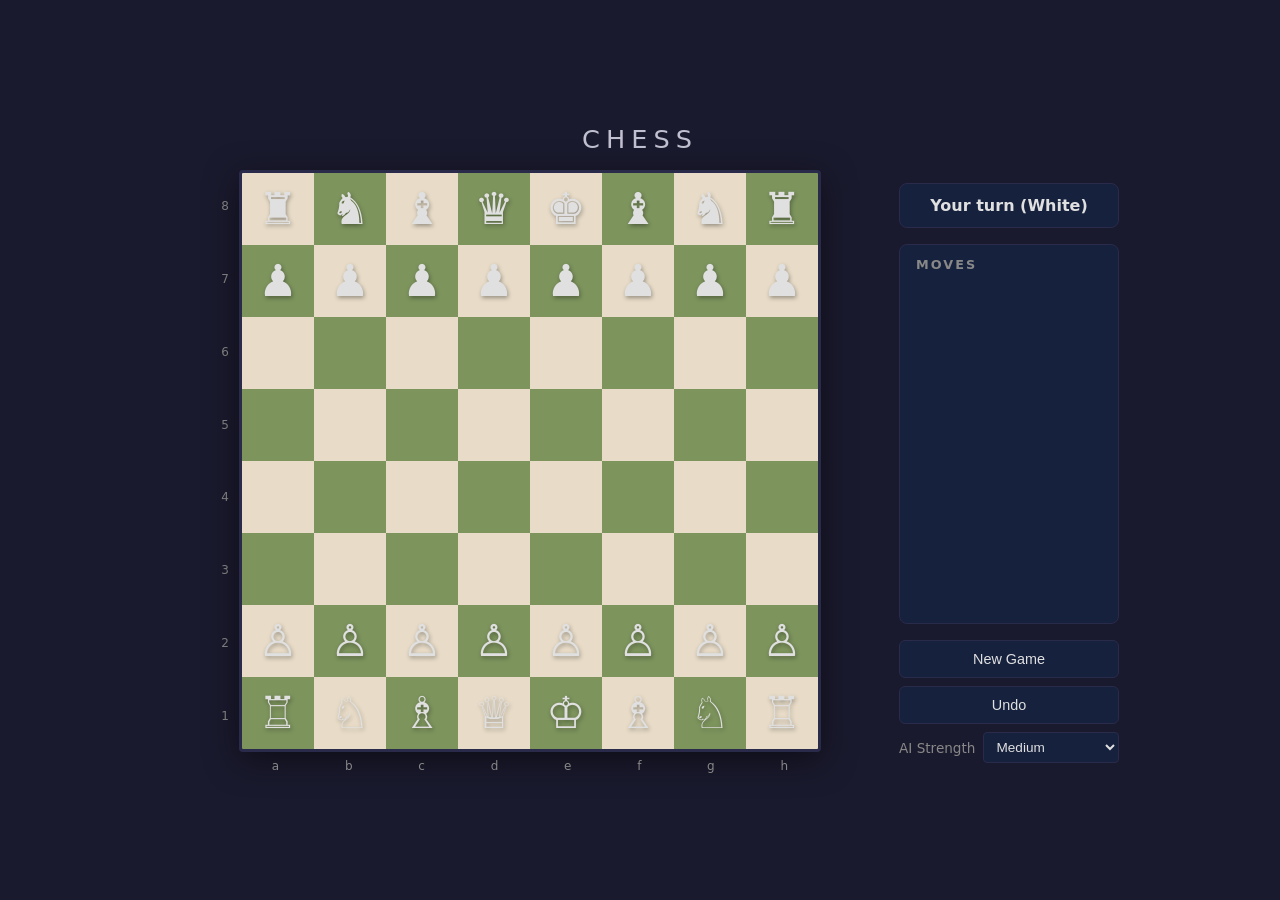
<file: index.html>
<!DOCTYPE html>
<html lang="en">
<head>
  <meta charset="UTF-8">
  <meta name="viewport" content="width=device-width, initial-scale=1.0">
  <title>Chess</title>
  <link rel="stylesheet" href="style.css">
</head>
<body>
  <div id="app">
    <header>
      <h1>Chess</h1>
    </header>
    <div id="game-container">
      <div id="captures-black" class="captures"></div>
      <div id="board-wrapper">
        <div id="rank-labels"></div>
        <div id="board"></div>
        <div id="file-labels"></div>
      </div>
      <div id="captures-white" class="captures"></div>
      <div id="sidebar">
        <div id="status">Your turn (White)</div>
        <div id="move-history">
          <h3>Moves</h3>
          <div id="moves-list"></div>
        </div>
        <div id="controls">
          <button id="new-game-btn">New Game</button>
          <button id="undo-btn">Undo</button>
          <div id="difficulty">
            <label for="depth-select">AI Strength</label>
            <select id="depth-select">
              <option value="2">Easy</option>
              <option value="3" selected>Medium</option>
              <option value="4">Hard</option>
            </select>
          </div>
        </div>
      </div>
    </div>
    <div id="promotion-modal" class="hidden">
      <div id="promotion-choices"></div>
    </div>
  </div>
  <script src="engine.js"></script>
  <script src="ai.js"></script>
  <script src="ui.js"></script>
</body>
</html>
</file>
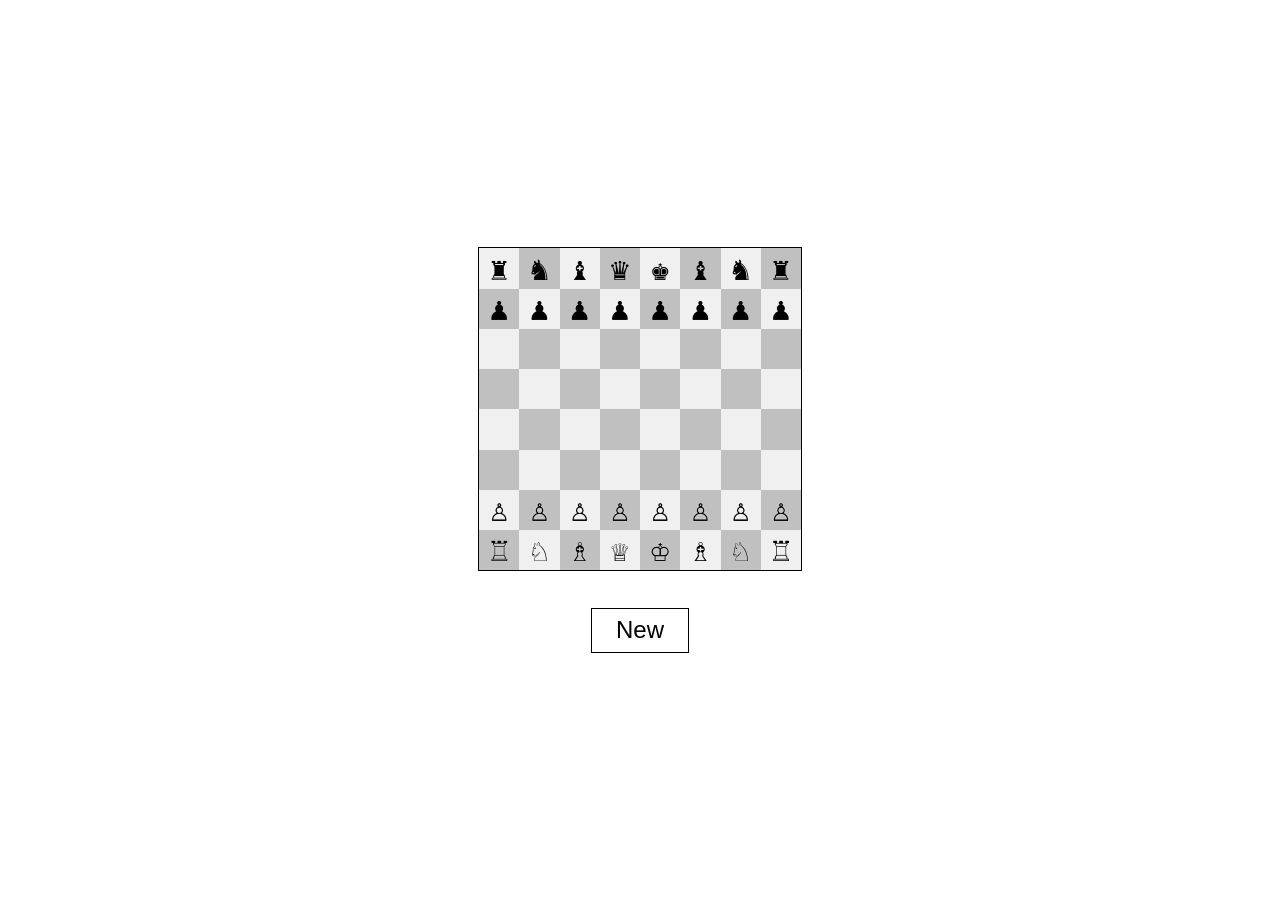
<file: mini.html>
<!DOCTYPE html>
<html lang="en">
<head>
  <meta charset="UTF-8">
  <meta name="viewport" content="width=device-width, initial-scale=1.0">
  <title>Mini Chess</title>
  <link rel="stylesheet" href="mini.css">
</head>
<body>
  <div id="mini-app">
    <div id="mini-board"></div>
    <div id="mini-status"></div>
    <button id="mini-new">New</button>
    <div id="mini-promo" class="hidden">
      <div id="mini-promo-choices"></div>
    </div>
  </div>
  <script src="engine.js"></script>
  <script src="ai.js"></script>
  <script src="mini-ui.js"></script>
</body>
</html>
</file>
<file: style.css>
*,
*::before,
*::after {
  box-sizing: border-box;
  margin: 0;
  padding: 0;
}

body {
  font-family: "Segoe UI", system-ui, -apple-system, sans-serif;
  background: #1a1a2e;
  color: #e0e0e0;
  min-height: 100vh;
  display: flex;
  justify-content: center;
  align-items: center;
}

#app {
  display: flex;
  flex-direction: column;
  align-items: center;
  gap: 16px;
}

header h1 {
  font-size: 1.6rem;
  font-weight: 300;
  letter-spacing: 6px;
  text-transform: uppercase;
  color: #c0c0d0;
}

#game-container {
  display: flex;
  align-items: center;
  gap: 24px;
}

/* Board */

#board-wrapper {
  display: grid;
  grid-template-columns: 24px auto;
  grid-template-rows: auto 24px;
  gap: 0;
  user-select: none;
}

#rank-labels {
  display: flex;
  flex-direction: column;
  justify-content: space-around;
  align-items: center;
  font-size: 0.75rem;
  color: #888;
  padding-right: 4px;
}

#file-labels {
  grid-column: 2;
  display: flex;
  justify-content: space-around;
  align-items: center;
  font-size: 0.75rem;
  color: #888;
  padding-top: 4px;
}

#board {
  display: grid;
  grid-template-columns: repeat(8, 72px);
  grid-template-rows: repeat(8, 72px);
  border: 3px solid #2a2a4a;
  border-radius: 4px;
  overflow: hidden;
  box-shadow: 0 8px 32px rgba(0, 0, 0, 0.5);
}

.square {
  display: flex;
  justify-content: center;
  align-items: center;
  font-size: 44px;
  cursor: pointer;
  position: relative;
  transition: background-color 0.1s;
}

.square.light {
  background: #e8dcc8;
}

.square.dark {
  background: #7d945d;
}

.square.selected {
  background: #f6f67a !important;
}

.square.legal-move::after {
  content: "";
  position: absolute;
  width: 20px;
  height: 20px;
  border-radius: 50%;
  background: rgba(0, 0, 0, 0.18);
}

.square.legal-capture::after {
  content: "";
  position: absolute;
  width: 62px;
  height: 62px;
  border-radius: 50%;
  border: 4px solid rgba(0, 0, 0, 0.18);
  background: transparent;
}

.square.last-move-from {
  background: rgba(172, 255, 47, 0.3) !important;
}

.square.last-move-to {
  background: rgba(172, 255, 47, 0.35) !important;
}

.square.in-check {
  background: radial-gradient(circle, #ff4444 0%, #cc0000 60%, transparent 100%) !important;
}

.piece {
  pointer-events: none;
  line-height: 1;
  filter: drop-shadow(1px 2px 2px rgba(0,0,0,0.35));
}

/* Sidebar */

#sidebar {
  display: flex;
  flex-direction: column;
  gap: 16px;
  width: 220px;
  min-height: 580px;
}

#status {
  font-size: 1rem;
  font-weight: 600;
  padding: 12px 16px;
  background: #16213e;
  border-radius: 8px;
  text-align: center;
  border: 1px solid #2a2a4a;
}

#status.thinking {
  color: #ffc107;
}

#status.checkmate {
  color: #ff5252;
}

#status.draw {
  color: #90caf9;
}

#move-history {
  flex: 1;
  background: #16213e;
  border-radius: 8px;
  padding: 12px 16px;
  border: 1px solid #2a2a4a;
  overflow: hidden;
  display: flex;
  flex-direction: column;
}

#move-history h3 {
  font-size: 0.8rem;
  text-transform: uppercase;
  letter-spacing: 2px;
  color: #888;
  margin-bottom: 8px;
}

#moves-list {
  flex: 1;
  overflow-y: auto;
  font-family: "SF Mono", "Fira Code", monospace;
  font-size: 0.85rem;
  line-height: 1.8;
  display: grid;
  grid-template-columns: 30px 1fr 1fr;
  gap: 0 6px;
  align-content: start;
}

#moves-list::-webkit-scrollbar {
  width: 4px;
}

#moves-list::-webkit-scrollbar-thumb {
  background: #444;
  border-radius: 2px;
}

.move-number {
  color: #666;
  text-align: right;
}

.move-entry {
  padding: 0 4px;
  border-radius: 3px;
  cursor: default;
}

.move-entry:hover {
  background: rgba(255, 255, 255, 0.05);
}

#controls {
  display: flex;
  flex-direction: column;
  gap: 8px;
}

button {
  padding: 10px 16px;
  border: 1px solid #2a2a4a;
  border-radius: 6px;
  background: #16213e;
  color: #e0e0e0;
  font-size: 0.9rem;
  cursor: pointer;
  transition: background 0.15s, border-color 0.15s;
}

button:hover {
  background: #1a2a50;
  border-color: #4a4a6a;
}

button:active {
  background: #0f1a30;
}

#difficulty {
  display: flex;
  align-items: center;
  gap: 8px;
  font-size: 0.85rem;
}

#difficulty label {
  color: #888;
}

select {
  flex: 1;
  padding: 6px 8px;
  border: 1px solid #2a2a4a;
  border-radius: 4px;
  background: #16213e;
  color: #e0e0e0;
  font-size: 0.85rem;
  cursor: pointer;
}

/* Captured pieces */

.captures {
  display: flex;
  flex-direction: column;
  gap: 2px;
  font-size: 20px;
  min-width: 30px;
  align-items: center;
}

/* Promotion modal */

#promotion-modal {
  position: fixed;
  inset: 0;
  background: rgba(0, 0, 0, 0.7);
  display: flex;
  justify-content: center;
  align-items: center;
  z-index: 100;
}

#promotion-modal.hidden {
  display: none;
}

#promotion-choices {
  display: flex;
  gap: 8px;
  background: #16213e;
  padding: 16px;
  border-radius: 12px;
  border: 2px solid #3a3a5a;
  box-shadow: 0 8px 32px rgba(0, 0, 0, 0.6);
}

.promo-piece {
  font-size: 48px;
  width: 72px;
  height: 72px;
  display: flex;
  justify-content: center;
  align-items: center;
  cursor: pointer;
  border-radius: 8px;
  transition: background 0.15s;
}

.promo-piece:hover {
  background: rgba(255, 255, 255, 0.1);
}

/* Responsive */

@media (max-width: 800px) {
  #game-container {
    flex-direction: column;
  }

  #board {
    grid-template-columns: repeat(8, 56px);
    grid-template-rows: repeat(8, 56px);
  }

  .square {
    font-size: 34px;
  }

  #sidebar {
    width: 100%;
    min-height: auto;
    flex-direction: row;
    flex-wrap: wrap;
  }

  #move-history {
    max-height: 150px;
  }

  .captures {
    flex-direction: row;
  }
}
</file>
<file: mini.css>
* {
  box-sizing: border-box;
  margin: 0;
  padding: 0;
}

html, body {
  width: 100%;
  height: 100%;
  margin: 0;
}

body {
  background: #fff;
  font-family: monospace;
  font-size: clamp(12px, 2vw, 24px);
  padding: 8px;
  image-rendering: pixelated;
  image-rendering: crisp-edges;
  box-sizing: border-box;
}

#mini-app {
  display: flex;
  flex-direction: column;
  align-items: center;
  gap: 4px;
  width: 100%;
  height: 100%;
  min-height: 0;
  justify-content: center;
}

#mini-board {
  display: grid;
  grid-template-columns: repeat(8, 1fr);
  grid-template-rows: repeat(8, 1fr);
  border: 1px solid #000;
  width: 100%;
  max-width: min(324px, 100%);
  aspect-ratio: 1;
  user-select: none;
}

.mini-square {
  width: 100%;
  display: flex;
  justify-content: center;
  align-items: center;
  cursor: pointer;
  font-size: min(8vw, 32px);
  line-height: 1;
}

.mini-square.light {
  background: #f0f0f0;
}

.mini-square.dark {
  background: #c0c0c0;
}

.mini-square.selected {
  background: #999 !important;
}

.mini-square.legal-move::after {
  content: "";
  position: absolute;
  width: 50%;
  height: 50%;
  max-width: 16px;
  max-height: 16px;
  border-radius: 50%;
  background: #666;
}

.mini-square.legal-capture {
  outline: 1px solid #000;
}

.mini-square.last-move-from,
.mini-square.last-move-to {
  background: #bbb !important;
}

.mini-square.in-check {
  background: #c00 !important;
}

.mini-piece {
  pointer-events: none;
}

.mini-piece.white {
  color: #000;
  text-shadow: 0 0 1px #fff;
}

.mini-piece.black {
  color: #000;
  -webkit-text-fill-color: #000;
  text-shadow: none;
}

#mini-status {
  text-align: center;
  font-size: inherit;
  min-height: 1.2em;
}

#mini-new {
  font-size: inherit;
  padding: 0.3em 1em;
  cursor: pointer;
  background: #fff;
  border: 1px solid #000;
}

#mini-new:hover {
  background: #eee;
}

#mini-promo {
  position: fixed;
  inset: 0;
  background: rgba(0,0,0,0.5);
  display: flex;
  align-items: center;
  justify-content: center;
  z-index: 100;
}

#mini-promo.hidden {
  display: none;
}

#mini-promo-choices {
  display: flex;
  gap: 8px;
  background: #fff;
  padding: 8px;
  border: 1px solid #000;
}

.mini-promo-piece {
  width: 2.5em;
  height: 2.5em;
  display: flex;
  align-items: center;
  justify-content: center;
  font-size: 1.5em;
  cursor: pointer;
  border: 1px solid #ccc;
}

.mini-promo-piece:hover {
  background: #eee;
}
</file>
